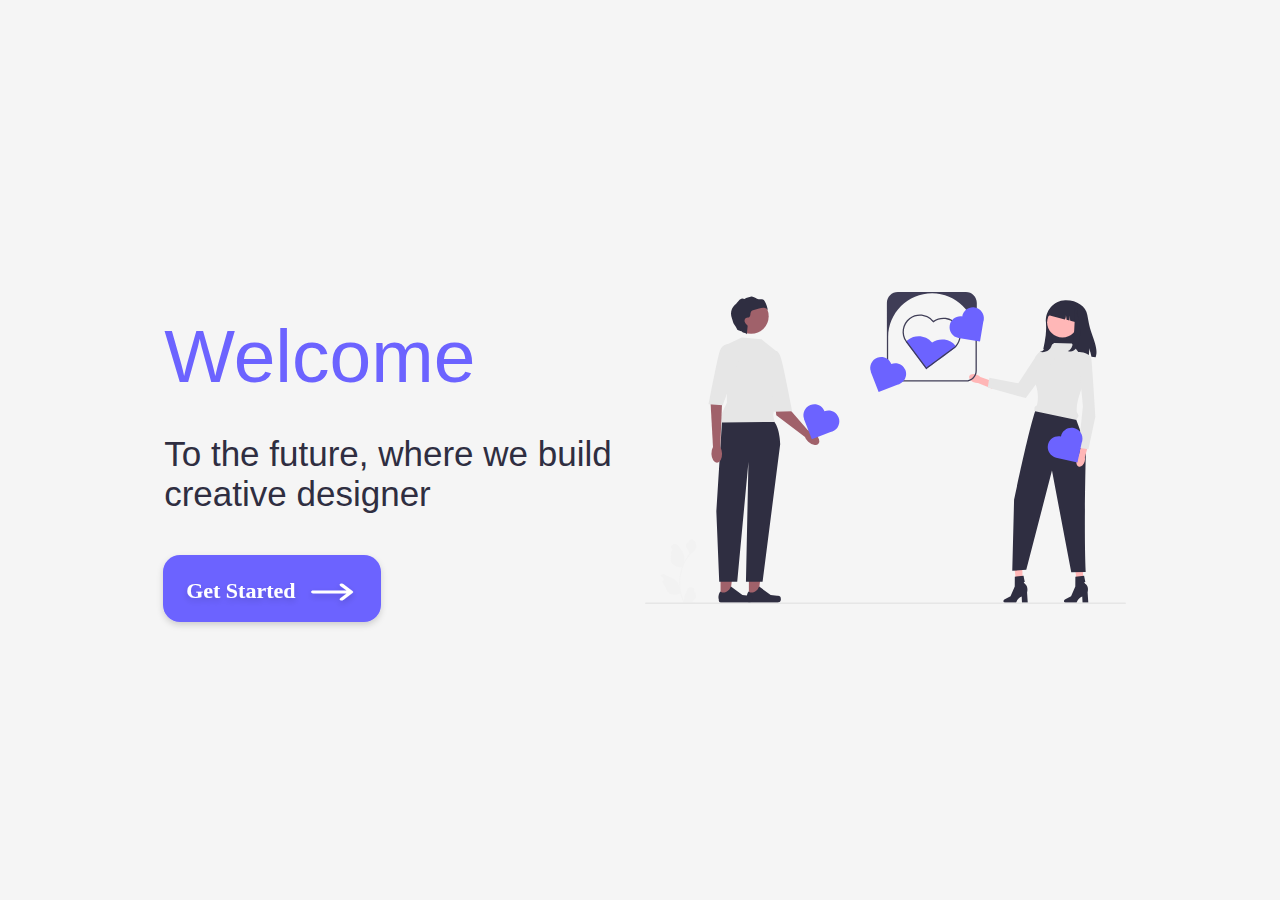
<file: Day 1/Development/index.html>
<!DOCTYPE html>
<html lang="en">
<head>
    <meta charset="UTF-8">
    <meta http-equiv="X-UA-Compatible" content="IE=edge">
    <meta name="viewport" content="width=device-width, initial-scale=1.0">
    <title>Landing Page</title>
    <link rel="stylesheet" href="css/main.css">
</head>
<body>

    <div id="home-container">
        <div id="inner">
            <h1>Welcome</h1>
            <p class="subtitle">To the future, where we build<br>creative designer</p>
            <a href="#"><img src="images/Button.svg" alt=""></a>
        </div>
        <div id="illustration">
            <img src="images/hero-image.svg" alt="Hero-image" id="hero-image" class="hero-image">
        </div>
    </div>
    
</body>
</html>
</file>
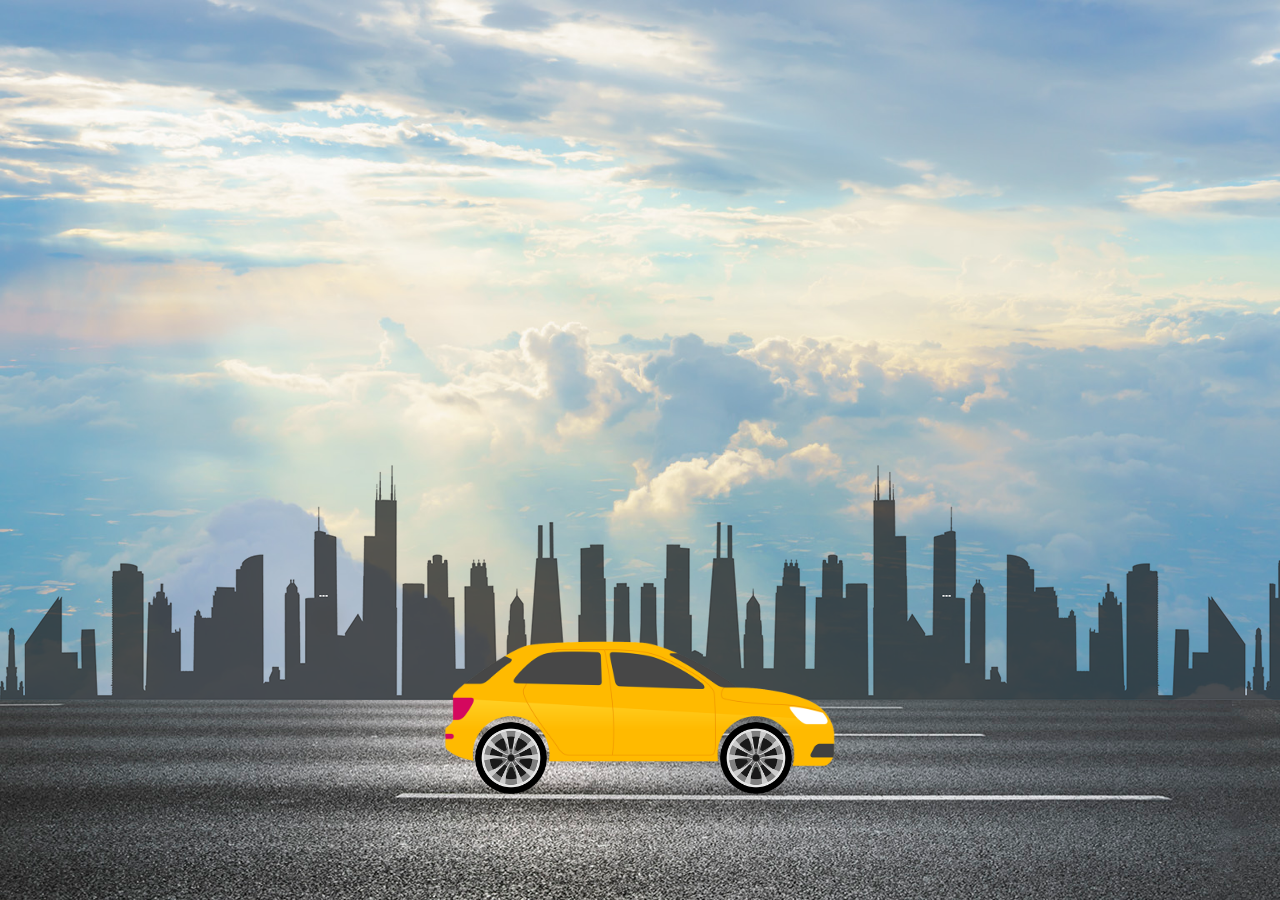
<file: Day 2/Development/index.html>
<!DOCTYPE html>
<html lang="en">
<head>
    <meta charset="UTF-8">
    <meta http-equiv="X-UA-Compatible" content="IE=edge">
    <meta name="viewport" content="width=device-width, initial-scale=1.0">
    <title>Moving Car Using CSS</title>
    <link rel="stylesheet" href="css/style.css">
</head>
<body>
    <div class="hero">
        <div class="highway"></div>
        <div class="city"></div>

        <div class="car">
            <img src="images/car.png" alt="Car-body">
        </div>

        <div class="wheel">
            <img class="back-wheel" src="images/wheel.png" alt="back-wheel">
            <img class="front-wheel" src="images/wheel.png" alt="front-wheel">
        </div>
    </div>
</body>
</html>
</file>
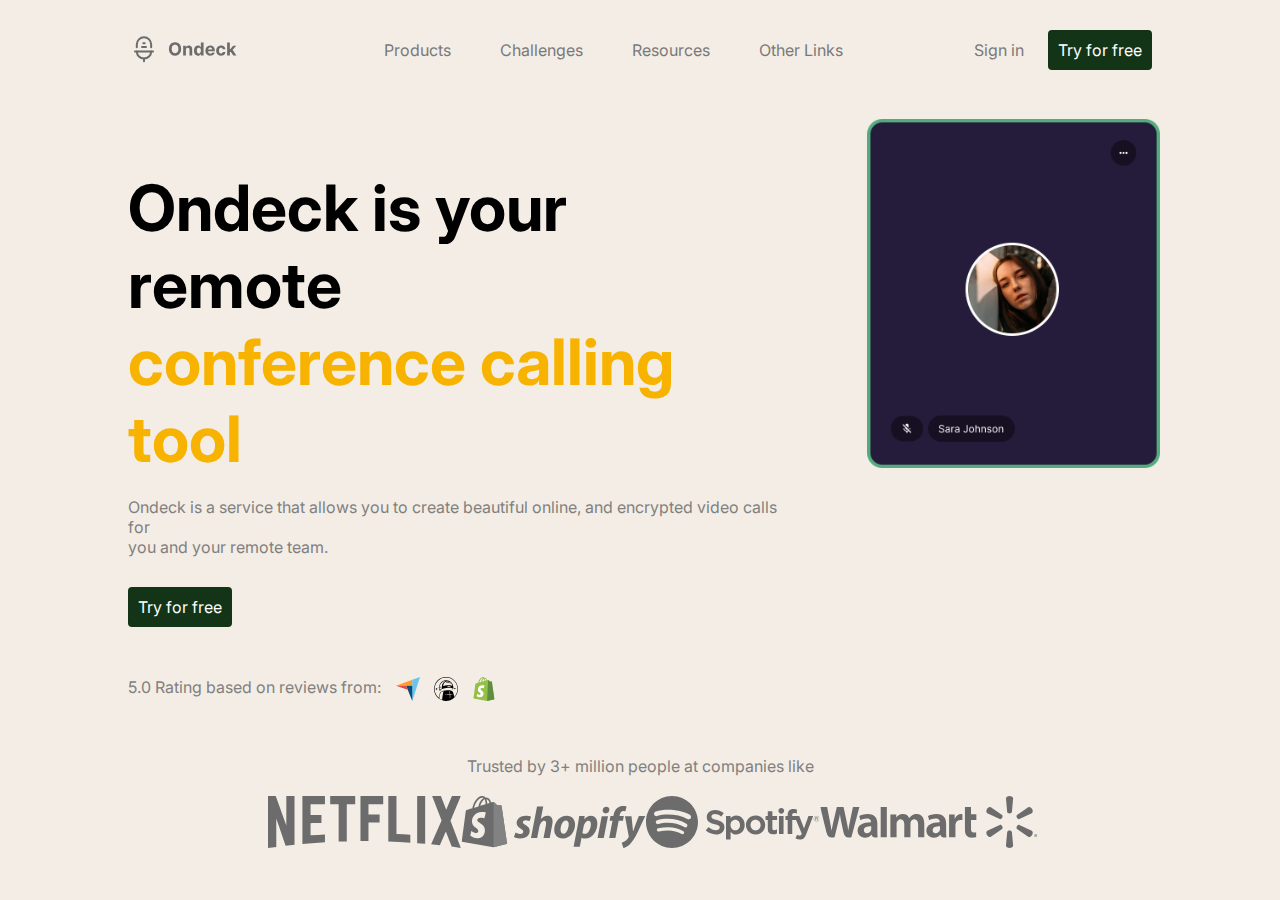
<file: Day 3/Development/index.html>
<!DOCTYPE html>
<html lang="en">
<head>
    <meta charset="UTF-8">
    <meta http-equiv="X-UA-Compatible" content="IE=edge">
    <meta name="viewport" content="width=device-width, initial-scale=1.0">
    <title>A Landing page</title>
    <link rel="preconnect" href="https://fonts.googleapis.com">
<link rel="preconnect" href="https://fonts.gstatic.com" crossorigin>
<link href="https://fonts.googleapis.com/css2?family=Inter:wght@400;800&display=swap" rel="stylesheet">
    <link rel="stylesheet" href="css/style.css">
</head>
<body>
    <div class="wrapper">
        <header>
            <a href="#" class="logo"><img src="images/Logo.svg" alt=""></a>
            <nav>
                <ul class="main-nav">
                    <li><a href="#">Products</a></li>
                    <li><a href="#">Challenges</a></li>
                    <li><a href="#">Resources</a></li>
                    <li><a href="#">Other Links</a></li>
                </ul>
            </nav>

            <ul class="sub-nav">
                <span class="signin"><li><a href="#">Sign in</a></li></span>
                <span class="button"><li><a href="#">Try for free</a></li></span>
            </ul>
        </header>

        <div class="hero-section">
            <div class="hero-title">
                <h1>Ondeck is your remote<br> <span class="colored">conference calling tool</span> </h1>
                <p>Ondeck is a service that allows you to create beautiful online, and encrypted video calls for <br> you and your remote team.</p>
                <div class="hero-button">
                    <br>
                    <br>
                    <a href="#">Try for free</a>
                </div>
                <br>
                <br>
                <div class="rating">
                    <p>5.0 Rating based on reviews from: </p>
                    <div class="logos">
                        <a href="#"><img src="images/Capterra Logo.svg" alt=""></a>
                        <a href="#"><img src="images/AlternativeTo Logo.svg" alt=""></a>
                        <a href="#"><img src="images/shopify_mini.svg" alt=""></a>
                    </div>
                </div>
            </div>
            <div class="hero-image">
               <img src="images/Hero-Image.png" alt="">
            </div>
        </div>

        <div class="footer">
            <p>Trusted by 3+ million people at companies like</p>
            <div class="companies">
                <a href="#"><img src="images/Netflix Logo.svg" alt=""></a>
                <a href="#"><img src="images/Shopify Logo.svg" alt=""></a>
                <a href="#"><img src="images/Spotify Logo.svg" alt=""></a>
                <a href="#"><img src="images/Walmart Logo.svg" alt=""></a>
            </div>
        </div>

    </div>
</body>
</html>
</file>
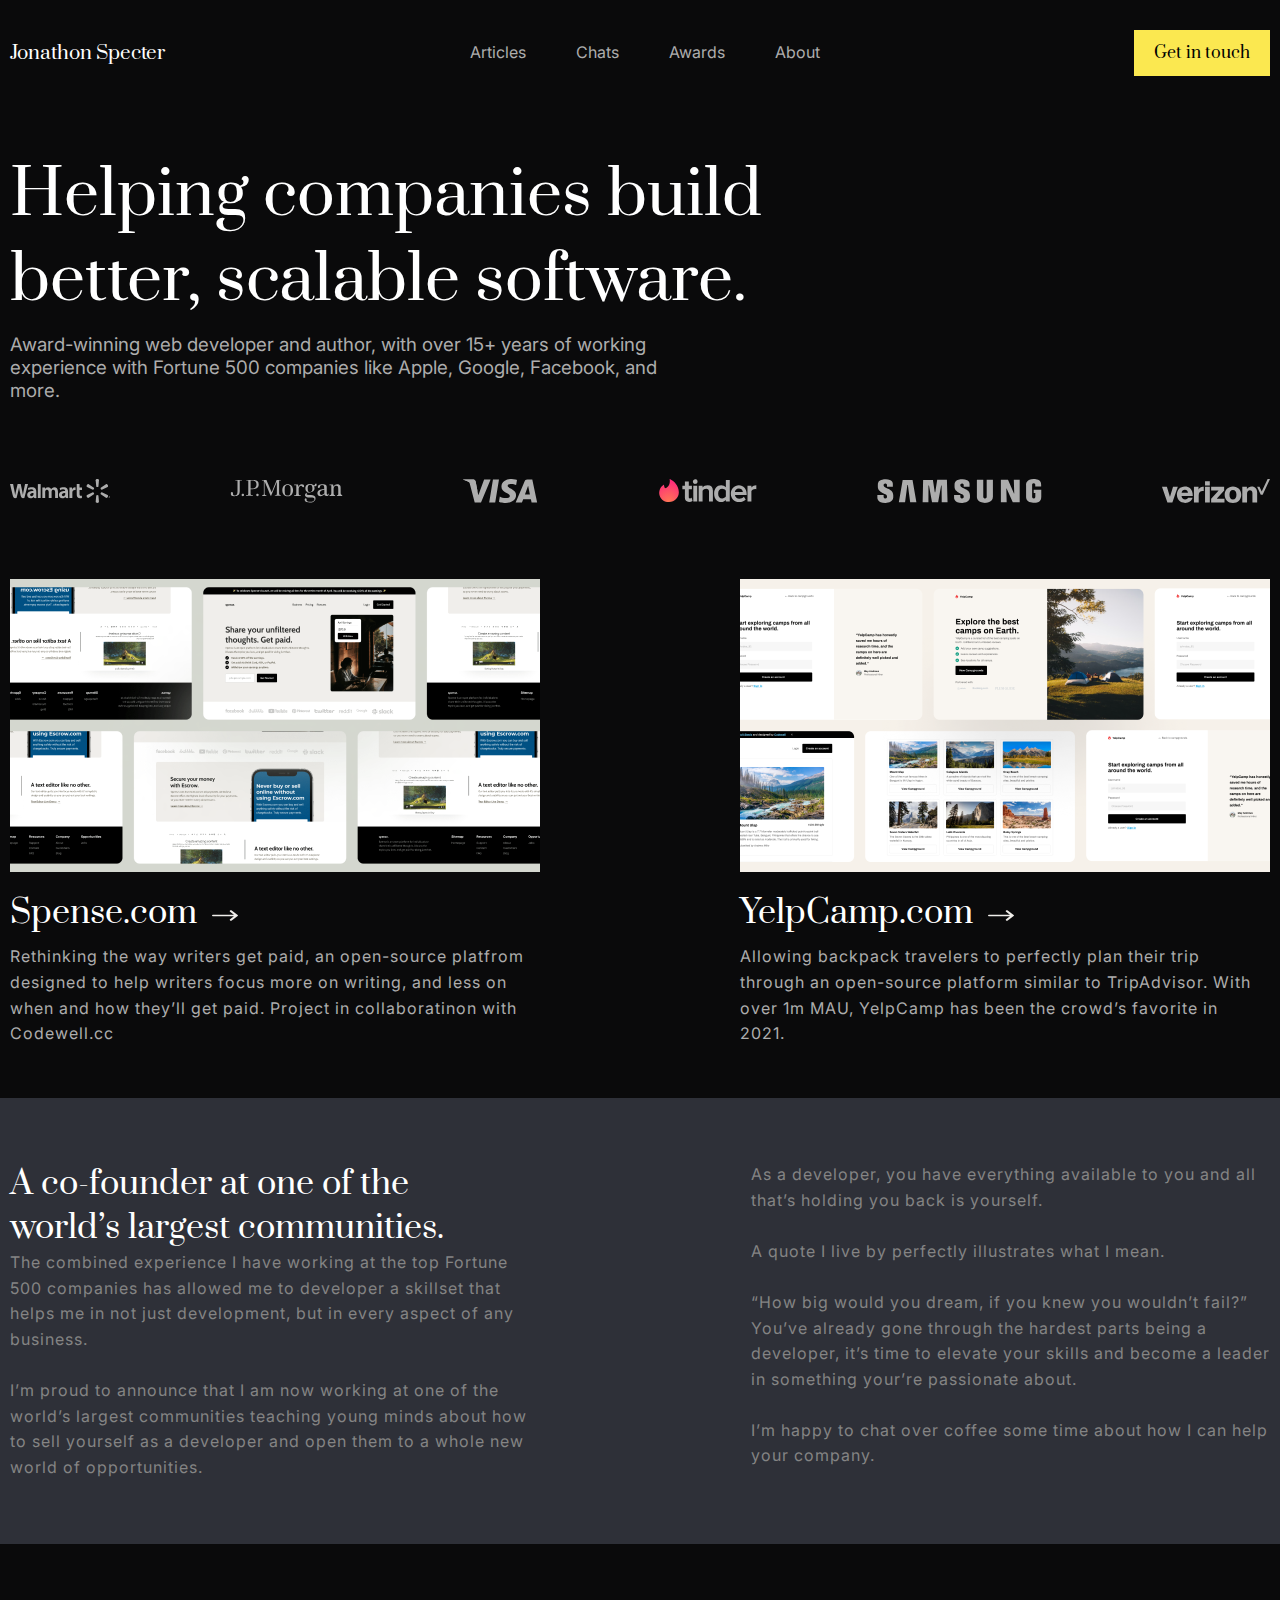
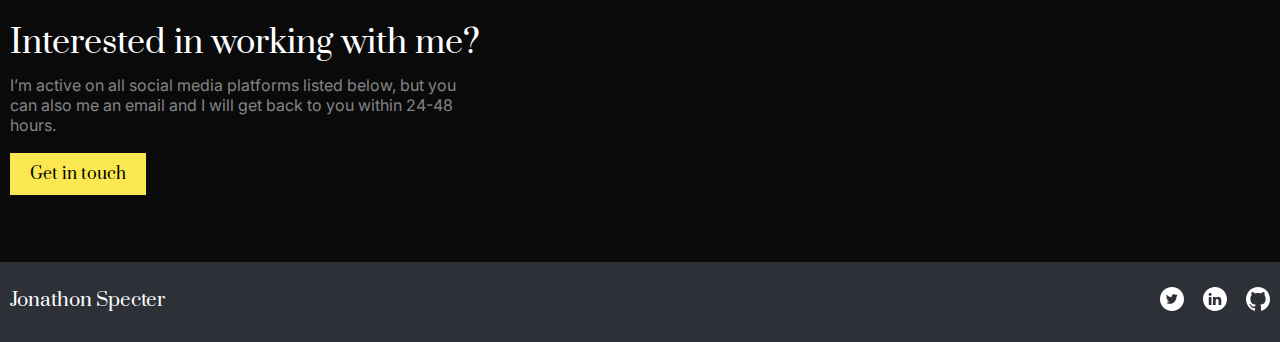
<file: Day 4/Development/index.html>
<!DOCTYPE html>
<html lang="en">
<head>
    <meta charset="UTF-8">
    <meta http-equiv="X-UA-Compatible" content="IE=edge">
    <meta name="viewport" content="width=device-width, initial-scale=1.0">
    <link rel="preconnect" href="https://fonts.googleapis.com">
    <link rel="preconnect" href="https://fonts.gstatic.com" crossorigin>
    <link href="https://fonts.googleapis.com/css2?family=Inter:wght@400;800&family=Prata&display=swap" rel="stylesheet">
    
    <link rel="preconnect" href="https://fonts.googleapis.com">
    <link rel="preconnect" href="https://fonts.gstatic.com" crossorigin>
    <link href="https://fonts.googleapis.com/css2?family=Inter:wght@400;800&family=Prata&display=swap" rel="stylesheet">
    
    <title>Portfolio | Jonathon Specter</title>
    <link rel="stylesheet" href="css/style.css">
</head>
<body>

    <div class="first-section">
        <div class="wrapper">

            <!-- Start Nav Section -->
    
            <nav>
                
                <h3><a href="#">Jonathon Specter</a></h3>
        
                <div class="options">
                    <a href="#">Articles</a>
                    <a href="#">Chats</a>
                    <a href="#">Awards</a>
                    <a href="#">About</a>
                </div>
        
                <a href="#" class="btn">Get in touch</a>
            </nav>
    
            <!-- End Nav Section -->
    
            <!-- Start hero Section -->
    
            <div class="hero">
                <h1>Helping companies build<br>better, scalable software.</h1>
                <h3>Award-winning web developer and author, with over 15+ years of working<br>
                    experience with Fortune 500 companies like Apple, Google, Facebook, and<br>
                    more.</h3>
            </div>
        
            <!-- End hero Section -->
    
            <!-- Start partnar showcase Section -->
    
            <div class="showcase">
                <img src="assets/Logos/Walmart.svg" alt="">
                <img src="assets/Logos/JP Morgan.svg" alt="">
                <img src="assets/Logos/Visa.svg" alt="">
                <img src="assets/Logos/Tinder.svg" alt="">
                <img src="assets/Logos/Samsung.svg" alt="">
                <img src="assets/Logos/Verizon.svg" alt="">
            </div>
    
            <!-- End partnar showcase Section -->
    
            <!-- Start content display section  -->
    
            <div class="display-wrapper">
                <div class="display1">
                    <img src="assets/Spense.png" alt="">
                    <div class="heading">
                        <h1>Spense.com</h1>
                        <div class="arrow">
                            <img src="assets/arrow.svg" alt="">
                        </div>
                    </div>
                    <p>Rethinking the way writers get paid, an open-source platfrom<br>
                        designed to help writers focus more on writing, and less on<br>
                        when and how they’ll get paid. Project in collaboratinon with<br>
                        Codewell.cc</p>
                </div>
    
                <div class="display2">
                    <img src="assets/YelpCamp.png" alt="">
                    <div class="heading">
                        <h1>YelpCamp.com</h1>
                        <div class="arrow">
                            <img src="assets/arrow.svg" alt="">
                        </div>
                    </div>
                    <p>Allowing backpack travelers to perfectly plan their trip<br>
                        through an open-source platform similar to TripAdvisor. With<br>
                        over 1m MAU, YelpCamp has been the crowd’s favorite in<br>
                        2021.</p>
                </div>
            </div>
    
            <!-- End content display section  -->
        </div>
    </div>

    

    <!-- Start middle section  -->

    <div class="middle-placement">
        <div class="wrapper">
            <div class="middle">
                <div class="part1">
                    <h1>A co-founder at one of the<br>
                        world’s largest communities. </h1>
                    <p>
                        The combined experience I have working at the top Fortune<br>
                        500 companies has allowed me to developer a skillset that<br>
                        helps me in not just development, but in every aspect of any<br>
                        business.<br>
                        <br>
                        I’m proud to announce that I am now working at one of the<br>
                        world’s largest communities teaching young minds about how<br>
                        to sell yourself as a developer and open them to a whole new<br>
                        world of opportunities.
                    </p>
                </div>
                <div class="part2">
                    <p>
                        As a developer, you have everything available to you and all<br>
                        that’s holding you back is yourself.<br>
                        <br>
                        A quote I live by perfectly illustrates what I mean.<br>
                        <br>
                        “How big would you dream, if you knew you wouldn’t fail?”<br>
                        You’ve already gone through the hardest parts being a<br>
                        developer, it’s time to elevate your skills and become a leader<br>
                        in something your’re passionate about.<br>
                        <br>
                        I’m happy to chat over coffee some time about how I can help<br>
                        your company.
                    </p>
                </div>
            </div>
        </div>
    </div>

    <!-- End middle section  -->


    <!-- Start last section  -->

        <div class="last-section">
            <div class="wrapper">
                <div class="summery">
                    <h1>Interested in working with me?</h1>
                    <p>
                        I’m active on all social media platforms listed below, but you<br>
                        can also me an email and I will get back to you within 24-48<br>
                        hours.
                    </p>
                    <br>
                    <a href="#" class="btn2">Get in touch</a>
                </div>
                
            </div>

        </div>

    <!-- End last section  -->

    <!-- Start footer section  -->
        <div class="footer-section">
            <div class="wrapper">
                <div class="footer-elements">
                    <h3><a href="#">Jonathon Specter</a></h3>
                    <div class="social-links">
                        <a href="#"><img src="assets/Social Icons/Twitter.svg" alt="Twitter"></a>
                        <a href="#"><img src="assets/Social Icons/LinkedIn.svg" alt="LinkedIn"></a>
                        <a href="#"><img src="assets/Social Icons/Github.svg" alt="Github"></a>
                    </div>
                </div>
            </div>
        </div>

    <!-- End footer section  -->
</body>
</html>
</file>
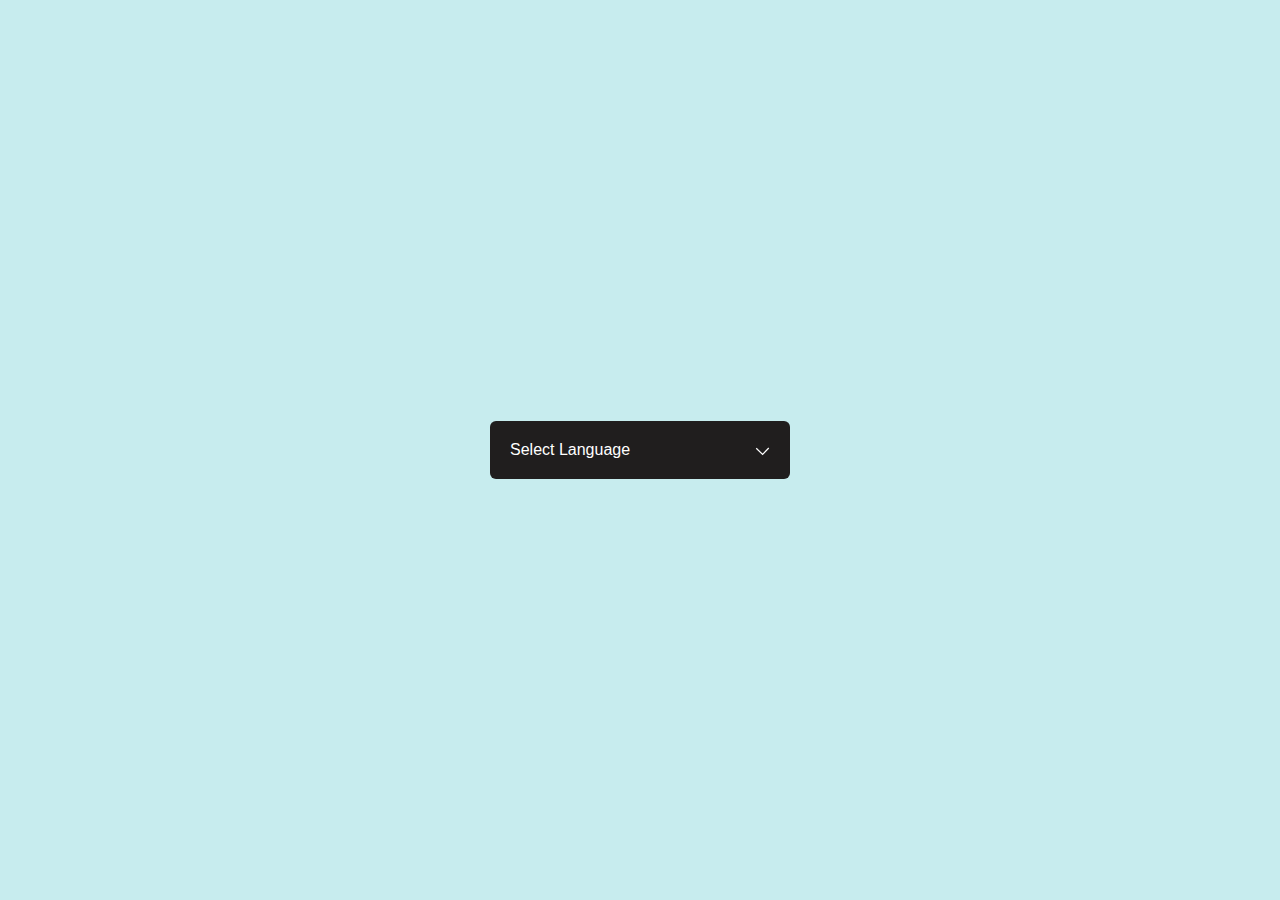
<file: Snippet/Drop-down Menu/index.html>
<!DOCTYPE html>
<html lang="en">
  <head>
    <meta charset="UTF-8" />
    <meta http-equiv="X-UA-Compatible" content="IE=edge" />
    <meta name="viewport" content="width=device-width, initial-scale=1.0" />
    <link rel="stylesheet" href="style.css" />
    <title>Dropdown Menu</title>
  </head>
  <body>
    <div class="select-menu">
      <div class="select">
        <span>Select Language</span>
        <img class="arrow" src="assets/down.svg" alt="arrow" />
      </div>
      <div class="options-list">
        <div class="option">English</div>
        <div class="option">Arabic</div>
        <div class="option">Hindi</div>
        <div class="option">Spanish</div>
        <div class="option">French</div>
        <div class="option">Jananese</div>
        <div class="option">Korean</div>
      </div>
    </div>

    <script src="script.js"></script>
  </body>
</html>
</file>
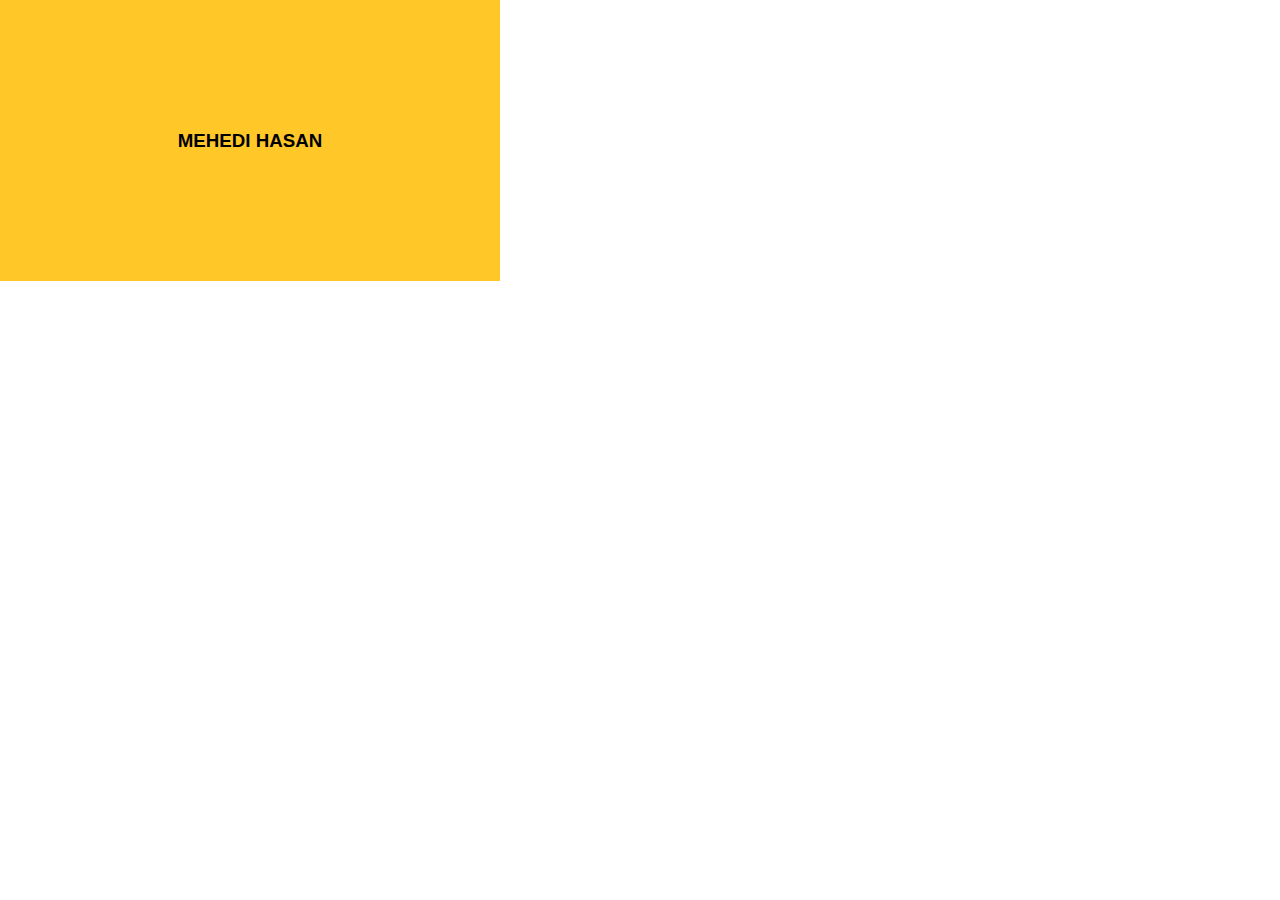
<file: Snippet/How Center Thing in the middle of the div.html>
<!DOCTYPE html>
<html lang="en">
<head>
    <meta charset="UTF-8">
    <meta http-equiv="X-UA-Compatible" content="IE=edge">
    <meta name="viewport" content="width=device-width, initial-scale=1.0">
    <title>Document</title>

    <style>
        body{
            margin: 0;
            padding: 0;
            font-family: 'Segoe UI', Tahoma, Geneva, Verdana, sans-serif;
        }
        div{
            position: relative;
            width: 500px;
            height: 281px;
            background-color: #ffc728;
        }

        h3{
            margin: 0;
            padding: 0;
            position: relative;
            color: black;
            text-align: center;
            top: 50%;
            transform: translateY(-50%);
            text-transform: uppercase;
        }


    </style>

</head>
<body>
    <div>
        <h3>Mehedi Hasan</h3>
    </div>
    
</body>
</html>
</file>
<file: Day 1/Development/css/main.css>
body, html{
    font-family: 'Segoe UI', Tahoma, Verdana, sans-serif;
    height: 100%;
    margin: 0;
}

body{
    background: whitesmoke;
}

#home-container{
    display: grid;
    grid-template-columns: .3fr 1fr 1fr .3fr;
    grid-gap: 10px;
    grid-template-areas: 
    ". left right .";
    height: 100%;
}

#inner{
    grid-area: left;
    align-self: center;
    justify-self: left;
}

#illustration{
    grid-area: right;
    align-self: center;
    justify-self: center;
}

#home-container h1{
    color: #6C63FF;
    font-weight: normal;
    margin-bottom: 0;
    font-size: 75px;
    margin-left: 10px;
}

#home-container p{
    color: #2F2E41;
    font-size: 35px;
    margin-left: 10px;
}

.hero-image{
    width: 100%;
}
</file>
<file: Day 2/Development/css/style.css>
*{
    margin: 0;
    padding: 0;
}

.hero{
    height: 100vh;
    width: 100%;
    background-image: url(../images/sky.jpg);
    background-size: cover;
    background-position: center;
    position: relative;
    overflow-x: hidden;
}

.highway{
    height: 200px;
    width: 500%;
    display: block;
    background-image: url(../images/road.jpg);
    position: absolute;
    bottom: 0;
    left: 0;
    right: 0;
    z-index: 1;
    background-repeat: repeat-x;
    animation: highway 5s linear infinite;
}

@keyframes highway{
    100%{
        transform: translateX(-3400px);
    }
}

.city{
    height: 250px;
    width: 500%;
    background-image: url(../images/city.png);
    position: absolute;
    bottom: 200px;
    left: 0;
    right: 0;
    display: block;
    z-index: 1;
    background-repeat: repeat-x;
    animation: city 20s linear infinite;
}

@keyframes city{
    100%{
        transform: translateX(-1400px);
    }
}

.car{
    width: 400px;
    left: 50%;
    bottom: 100px;
    transform: translateX(-50%);
    position: absolute;
    z-index: 2;
}

.car img{
    width: 100%;
    animation: car 1s linear infinite;
}

@keyframes car{
    100%{
        transform: translateY(-2px);
    }
    50%{
        transform: translateY(2px);
    }
    0%{
        transform: translateY(-2px);
    }
}

.wheel{
    left: 50%;
    bottom: 178px;
    transform: translateX(-50%);
    position: absolute;
    z-index: 2;
}

.wheel img{
    width: 72px;
    height: 72px;
    animation: wheel .5s linear infinite;
}

.back-wheel{
    left: -165px;
    position: absolute;
}

.front-wheel{
    left: 80px;
    position: absolute;
}

@keyframes wheel{
    100%{
        transform: rotate(360deg);
    }
}
</file>
<file: Day 3/Development/css/style.css>
*{
    margin: 0;
    padding: 0;
}

.wrapper{
    height: 100%;
}

body{
    margin-left: 10%;
    margin-right: 10%;
    font-family: 'Inter', sans-serif;
    background: #F3EDE5;
}

a{
    text-decoration: none;
    color: #7A7979;
}

header{
    display: flex;
    justify-content: space-between;
    margin-top: 30px;
}

header li{
    display: inline-block;
}

header li a{
    margin-top: 20px;
    padding: 10px;
}

.logo{
    margin-top: 3px;
}

header nav li{
    margin-top: 10px;
    margin-left: 25px;
}

.sub-nav li{
    margin-top: 10px;
}

header nav li a:hover{
    background-color: lightgray;
    border-radius: 4px;
}

.button a{
    background-color: #133416;
    padding: 10px;
    border-radius: 4px;
}

.signin a{
    padding: 10px;
    margin-right: 10px;
}

.signin a:hover{
    background-color: lightgray;
    border-radius: 4px;
}

.button a{
    color: white;
}

.button a:hover{
    background-color: rgb(9, 130, 9);
}

.hero-section{
    margin-top: 50px;
    display: grid;
    grid-template-columns: 2fr 1fr;
    grid-gap: 50px;
    grid-template-areas: 
    "left right";
}

.hero-title{
    grid-area: left;
}

.hero-image{
    grid-area: right;
}

.hero-image img{
    max-width: 90%;
    height: auto;
    margin-left: 40px;
}

.hero-title h1{
    margin-top: 50px;
    font-size: 4em;
}

.colored{
    color: #F7B300;
}

.hero-title p{
    margin-top: 20px;
    color: #81807F;
}

.hero-button a{
    color: white;
    padding: 10px;
    background-color: #133416;
    border-radius: 4px;
}

.hero-button a:hover{
    background-color: rgb(9, 130, 9);
}

.rating{
    display: flex;
}

.logos{
    margin-top: 5px;
    margin-left: 5px;
}

.logos img{
    margin-left: 10px;
    margin-top: 15px;
}

.footer{
    margin-top: 5%;
}

.footer  p{
    text-align: center;
    color: #81807F;
}

.companies{
    margin-top: 20px;
    margin-left: 140px;
    margin-right: 140px;
    display: flex;
    justify-content: space-between;
}
</file>
<file: Day 4/Development/css/style.css>
*{
    box-sizing: border-box;
    margin: 0;
    padding: 0;
    
}

.first-section{
    background-color: #0A0A0B;
    margin: 0;
    padding: 0;
    padding-top: 30px;
    padding-bottom: 4%;
}

.wrapper{
    max-width: 1300px;
    margin: auto;
}

nav{
    padding: 0px 10px 0px 10px;
    display: flex;
    justify-content: space-between;
}

nav h3{
    padding: 10px 20px 10px 0px;   
}

nav h3 a{
    text-decoration: none;
    color: white;
    font-weight: normal;
    font-family: Prata, sans-serif;
}

.options{
    display: block;
    padding: 12px 50px 5px 20px;
}

.options a{
    font-family: Inter, sans-serif;
    text-decoration: none;
    margin-left: 3px;
    margin-right: 3px;
    color: #ADADAD;
    padding: 10px 20px 10px 20px;
}

.options a:hover{
    background-color: rgb(90, 80, 80);
    color: white;
}

.btn{
    font-family: Prata, sans-serif;
    text-decoration: none;
    color: black;
    background-color: #FBE850;
    padding: 12px 20px 5px 20px;
}

nav .btn:hover{
    background-color: #ffe100;;
}

.hero{
    margin-left: 10px;
    margin-top: 6%;
}

.hero h1{
    font-family: Prata, sans-serif;
    color: white;
    font-weight: normal;
    font-size: 3.9rem;
}

.hero h3{
    margin-top: 10px;
    color: #ADADAD;
    font-weight: normal;
    font-family: Inter, sans-serif;
}

.showcase{
    margin-top: 6%;
    display: flex;
    justify-content: space-between;
    padding: 0px 10px 0px 10px;
}

.display-wrapper{
    margin-top: 6%;
    display: flex;
    justify-content: space-between;
    padding: 0px 10px 0px 10px;
}

.display1 .heading h1, .display2 .heading h1{
    font-family: Prata, sans-serif;
    color: white;
    font-weight: normal;
}

.heading{
    margin-top: 15px;
    display: flex;
}

.arrow{
    margin: 15px;
}

.display-wrapper p{
    font-family: Inter, sans-serif;
    line-height: 1.6;
    letter-spacing: 1px;
    color: #ADADAD;
}

.middle-wrapper{
    margin-top: 6%;
    background-color: red;
    display: flex;
    justify-content: space-between;
    padding: 0px 10px 0px 10px;
}

.middle-placement{
    width: 100%;
    background-color: #2E3038;
}

.middle{
    display: flex;
    justify-content: space-between;
    padding: 5% 10px 5% 10px;
    
}

.middle h1{
    color: white;
    font-family: Prata, sans-serif;
    font-weight: normal;
}

.middle p{
    color: #848484;
    font-family: Inter, sans-serif;
    line-height: 1.6;
    letter-spacing: 1px;
}

.last-section{
    width: 100%;
    background-color: #0A0A0B;
}

.summery{
    padding: 6% 10px 6% 10px;
}

.summery h1{
    color: white;
    font-family: Prata, sans-serif;
    font-weight: normal;
    margin-bottom: 10px;
}

.summery p{
    color: #848484;
    font-family: Inter, sans-serif;
    letter-spacing: 1.6;
    padding-bottom: 10px;
}

.btn2{
    font-family: Prata, sans-serif;
    text-decoration: none;
    color: black;
    background-color: #FBE850;
    padding: 10px 20px 10px 20px;
}

.btn2:hover{
    background-color: #ffe100;;
}


.footer-section{
    width: 100%;
    background-color:#2E3038;
}

.footer-elements{
    display: flex;
    justify-content: space-between;
    margin-left: 10px;
    margin-right: 10px;
    padding-top: 25px;
    padding-bottom: 25px;
}

.footer-elements a{
    font-family: Prata, sans-serif;
    color: white;
    text-decoration: none;
    font-weight: normal;
}

.social-links a{
    margin-left: 15px;
}
</file>
<file: Snippet/Drop-down Menu/style.css>
* {
  margin: 0;
  padding: 0;
  box-sizing: border-box;
  font-family: "Segoe UI", Tahoma, Geneva, Verdana, sans-serif;
}

body {
  background-color: #c7ecee;
  height: 100vh;
  display: flex;
  align-items: center;
  justify-content: center;
}

.select-menu {
  width: 300px;
  cursor: pointer;
  position: relative;
}

.select {
  background-color: #201e1e;
  padding: 20px;
  color: white;
  font-weight: 500;
  border-radius: 6px;
  display: flex;
  align-items: center;
  justify-content: space-between;
}

.options-list {
  position: absolute;
  width: 100%;
  background-color: white;
  border-radius: 6px;
  margin-top: 14px;
  padding: 0 20px;
  max-height: 180px;
  overflow-y: auto;
  transition: 0.4s linear 0.2s;

  height: 0;
}

.option {
  padding: 8px 0;
  font-weight: 500;
  font-size: 14px;
  transition: 0.3s ease-in-out;
}

.option:hover,
option.selected {
  color: #00a8ff;
}

.options-list::-webkit-scrollbar {
  width: 4px;
  background-color: #eee;
}

.options-list::-webkit-scrollbar-thumb {
  background-color: #00a8ff;
}

.options-list.active {
  height: 180px;
}
</file>
